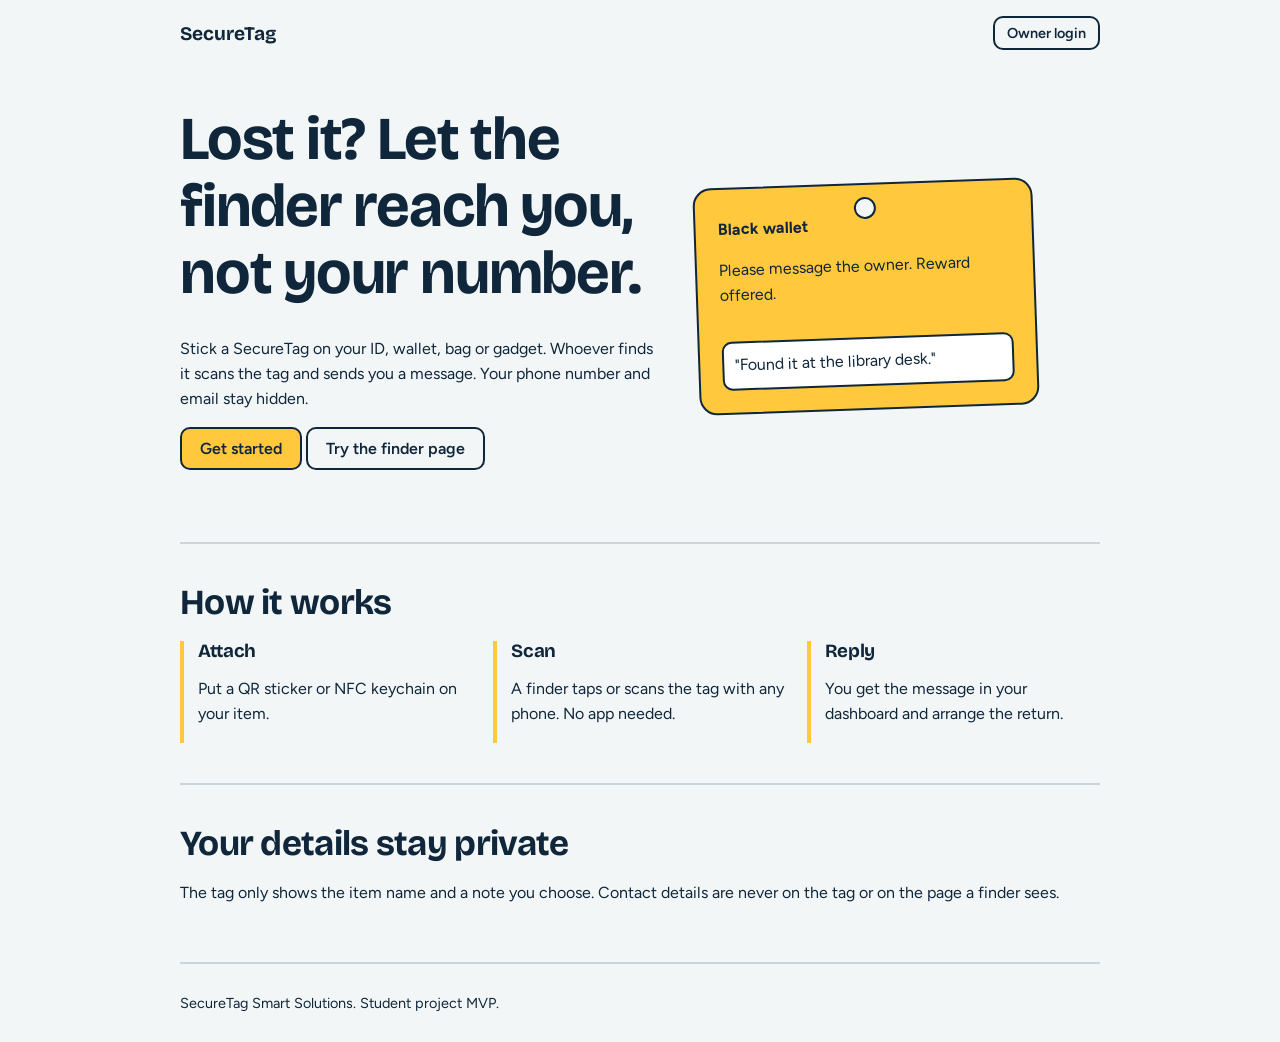
<file: index.html>
<!DOCTYPE html>
<html lang="en">
<head>
  <meta charset="utf-8">
  <meta name="viewport" content="width=device-width, initial-scale=1">
  <link rel="preconnect" href="https://fonts.googleapis.com">
  <link href="https://fonts.googleapis.com/css2?family=Bricolage+Grotesque:wght@600;800&family=Figtree:wght@400;600&display=swap" rel="stylesheet">
  <link rel="stylesheet" href="css/styles.css">
  <title>SecureTag: get lost things back</title>
</head>
<body>
  <div class="wrap">
    <nav>
      <a class="logo" href="index.html">SecureTag</a>
      <a class="btn sm alt" href="login.html">Owner login</a>
    </nav>

    <header class="hero">
      <div>
        <h1>Lost it? Let the finder reach you, not your number.</h1>
        <p>Stick a SecureTag on your ID, wallet, bag or gadget. Whoever finds it scans the tag and sends you a message. Your phone number and email stay hidden.</p>
        <p>
          <a class="btn" href="login.html">Get started</a>
          <a class="btn alt" href="finder.html?t=demo-wallet-01">Try the finder page</a>
        </p>
      </div>
      <div class="tagcard" aria-hidden="true">
        <strong>Black wallet</strong>
        <p>Please message the owner. Reward offered.</p>
        <div class="msg">"Found it at the library desk."</div>
      </div>
    </header>

    <section>
      <h2>How it works</h2>
      <ol class="steps">
        <li><h3>Attach</h3><p>Put a QR sticker or NFC keychain on your item.</p></li>
        <li><h3>Scan</h3><p>A finder taps or scans the tag with any phone. No app needed.</p></li>
        <li><h3>Reply</h3><p>You get the message in your dashboard and arrange the return.</p></li>
      </ol>
    </section>

    <section>
      <h2>Your details stay private</h2>
      <p>The tag only shows the item name and a note you choose. Contact details are never on the tag or on the page a finder sees.</p>
    </section>

    <footer>SecureTag Smart Solutions. Student project MVP.</footer>
  </div>
</body>
</html>
</file>
<file: css/styles.css>
/* ===== Colors ===== */
:root {
  --paper: #F2F6F7;
  --ink:   #10263A;
  --tag:   #FFC83D;   /* baggage-tag yellow */
  --lost:  #C93C3C;
  --ok:    #1F7A5C;
  --line:  #C9D5DA;
  --white: #fff;
}

/* ===== Base ===== */
* { box-sizing: border-box; }
body { margin: 0; font: 16px/1.55 'Figtree', system-ui, sans-serif; background: var(--paper); color: var(--ink); }
h1, h2, h3 { font-family: 'Bricolage Grotesque', 'Figtree', sans-serif; line-height: 1.1; margin: 0 0 .5em; letter-spacing: -.02em; }
h1 { font-size: clamp(2.2rem, 7vw, 3.8rem); }
h2 { font-size: clamp(1.5rem, 4vw, 2.2rem); }
a  { color: inherit; }
.wrap  { max-width: 960px; margin: 0 auto; padding: 0 20px; }
.muted { opacity: .7; font-size: .9rem; }
.hp    { position: absolute; left: -9999px; }   /* honeypot field, hidden from humans */

/* ===== Layout pieces ===== */
nav     { display: flex; justify-content: space-between; align-items: center; padding: 16px 0; }
.logo   { font: 700 1.2rem 'Bricolage Grotesque', sans-serif; text-decoration: none; }
.row    { display: flex; gap: 10px; flex-wrap: wrap; align-items: center; justify-content: space-between; }
section { padding: 40px 0; border-top: 2px solid var(--line); }
footer  { padding: 28px 0; font-size: .9rem; border-top: 2px solid var(--line); }
.panel  { background: var(--white); border: 2px solid var(--ink); border-radius: 14px; padding: 20px; margin: 16px 0; }

/* ===== Buttons and forms ===== */
.btn {
  display: inline-block; padding: 10px 18px; cursor: pointer; text-decoration: none;
  font: 600 1rem 'Figtree', sans-serif; color: var(--ink);
  background: var(--tag); border: 2px solid var(--ink); border-radius: 10px;
}
.btn.alt { background: transparent; }
.btn.sm  { padding: 6px 12px; font-size: .9rem; }

label { display: block; font-weight: 600; margin: 14px 0 4px; }
input, textarea, select {
  width: 100%; padding: 10px; font: inherit;
  border: 2px solid var(--ink); border-radius: 8px; background: var(--white);
}
.btn:focus-visible, input:focus-visible, textarea:focus-visible, select:focus-visible { outline: 3px solid var(--ink); outline-offset: 2px; }

/* ===== Banners and status pills ===== */
.banner { padding: 14px 16px; margin: 16px 0; font-weight: 600; border: 2px solid var(--ink); border-radius: 12px; }
.banner.lost { background: var(--lost); color: #fff; border-color: var(--lost); }
.banner.ok   { background: #DDF1E9; border-color: var(--ok); }
.pill        { font-size: .85rem; font-weight: 600; padding: 2px 10px; border: 2px solid var(--ink); border-radius: 99px; }
.pill.lost   { background: var(--lost); color: #fff; border-color: var(--lost); }
.pill.active { background: #DDF1E9; }

/* ===== Landing page ===== */
.hero { display: grid; gap: 32px; padding: 40px 0 56px; align-items: center; }
.steps { display: grid; gap: 20px; padding: 0; margin: 0; list-style: none; }
.steps li { border-left: 4px solid var(--tag); padding-left: 14px; }
@media (min-width: 760px) {
  .hero  { grid-template-columns: 1.2fr 1fr; }
  .steps { grid-template-columns: repeat(3, 1fr); }
}
.tagcard { position: relative; max-width: 340px; padding: 28px 22px 22px; background: var(--tag); border: 2px solid var(--ink); border-radius: 18px; transform: rotate(-2deg); }
.tagcard::before { content: ''; position: absolute; top: 12px; left: 50%; width: 18px; height: 18px; margin-left: -9px; background: var(--paper); border: 2px solid var(--ink); border-radius: 50%; }
.tagcard .msg { margin-top: 34px; padding: 10px; background: var(--white); border: 2px solid var(--ink); border-radius: 10px; }
@media (prefers-reduced-motion: no-preference) {
  .tagcard { transition: transform .3s; }
  .tagcard:hover { transform: rotate(0); }
}

/* ===== Dashboard messages ===== */
.msgitem { padding: 12px 0; border-top: 2px solid var(--line); }
.msgitem.unread { padding-left: 10px; border-left: 4px solid var(--tag); }

/* ===== Admin: printable QR sheet (hidden on screen) ===== */
#sheet { display: none; }
.cell  { padding: 8px; text-align: center; font: 600 11px monospace; border: 1px dashed #888; break-inside: avoid; }
.cell svg { width: 100%; height: auto; }
@media print {
  .wrap  { display: none; }
  #sheet { display: grid; grid-template-columns: repeat(4, 1fr); gap: 10px; }
}
</file>
